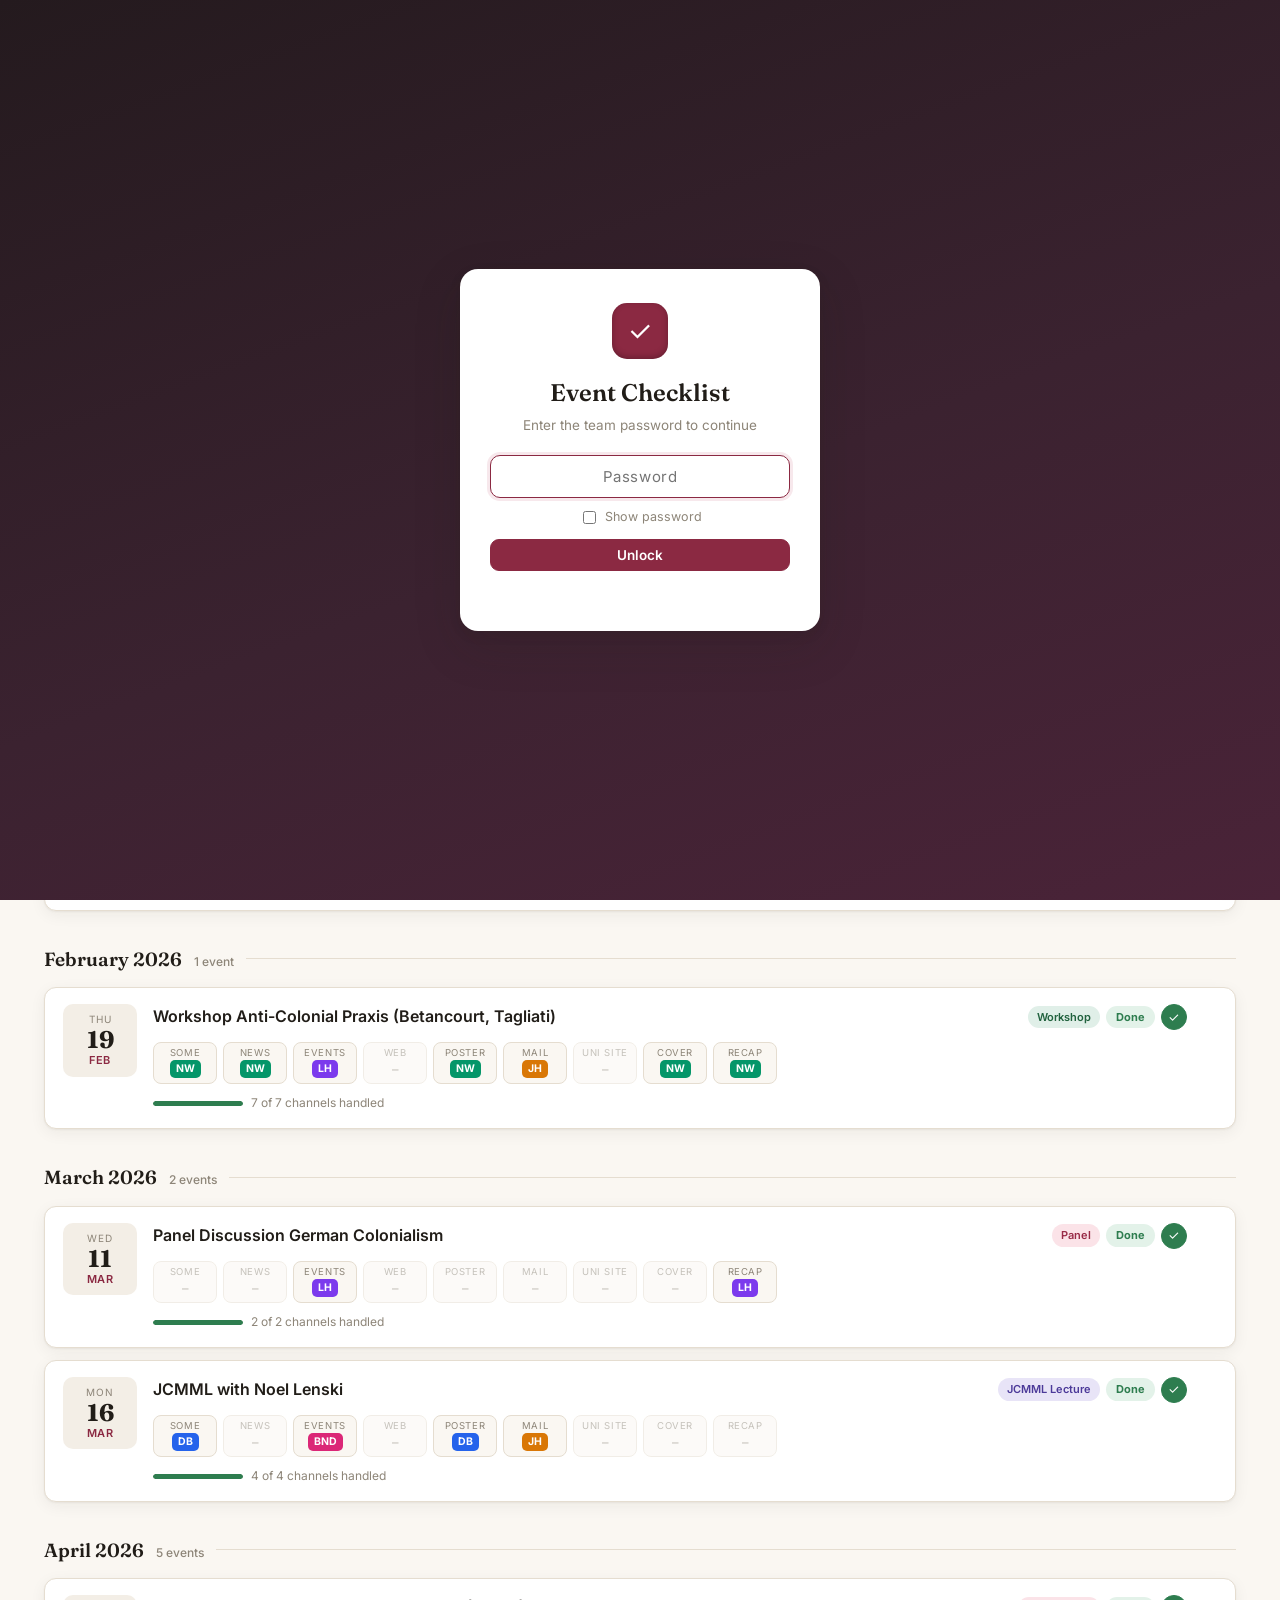
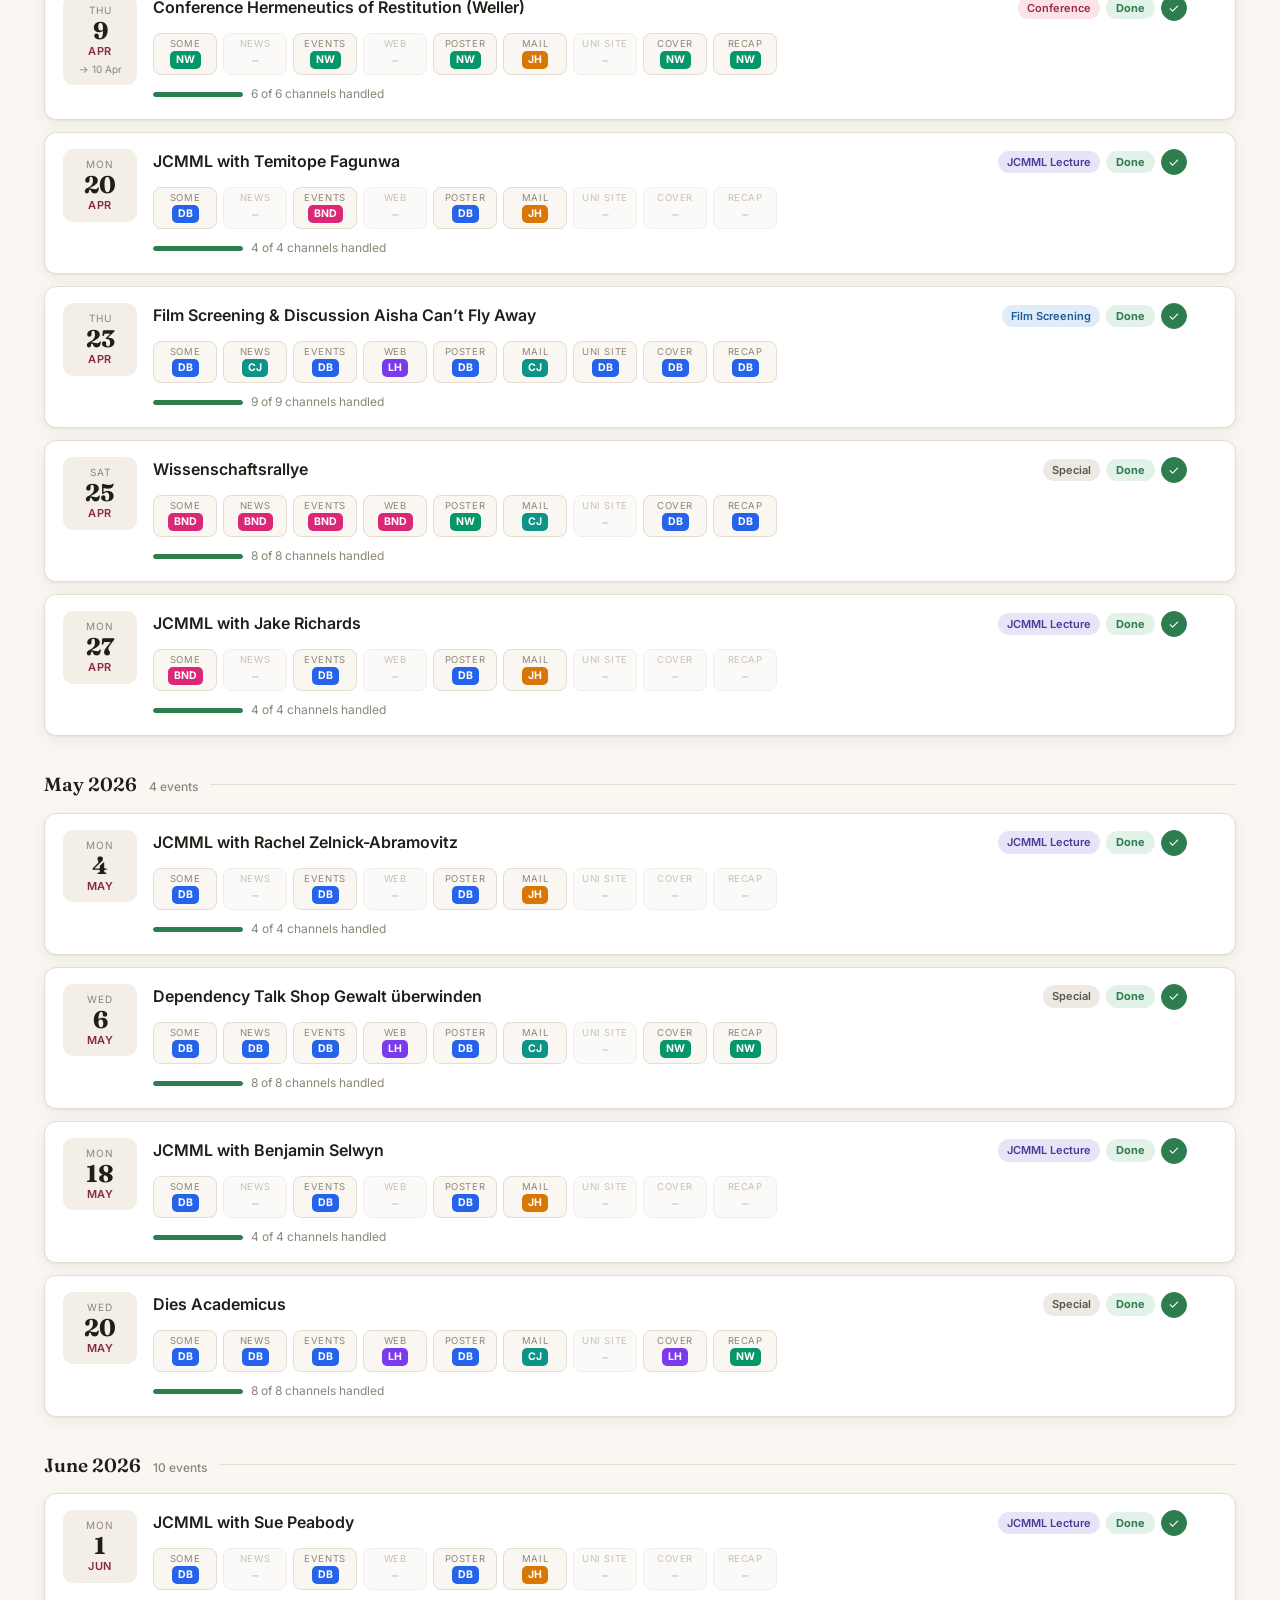
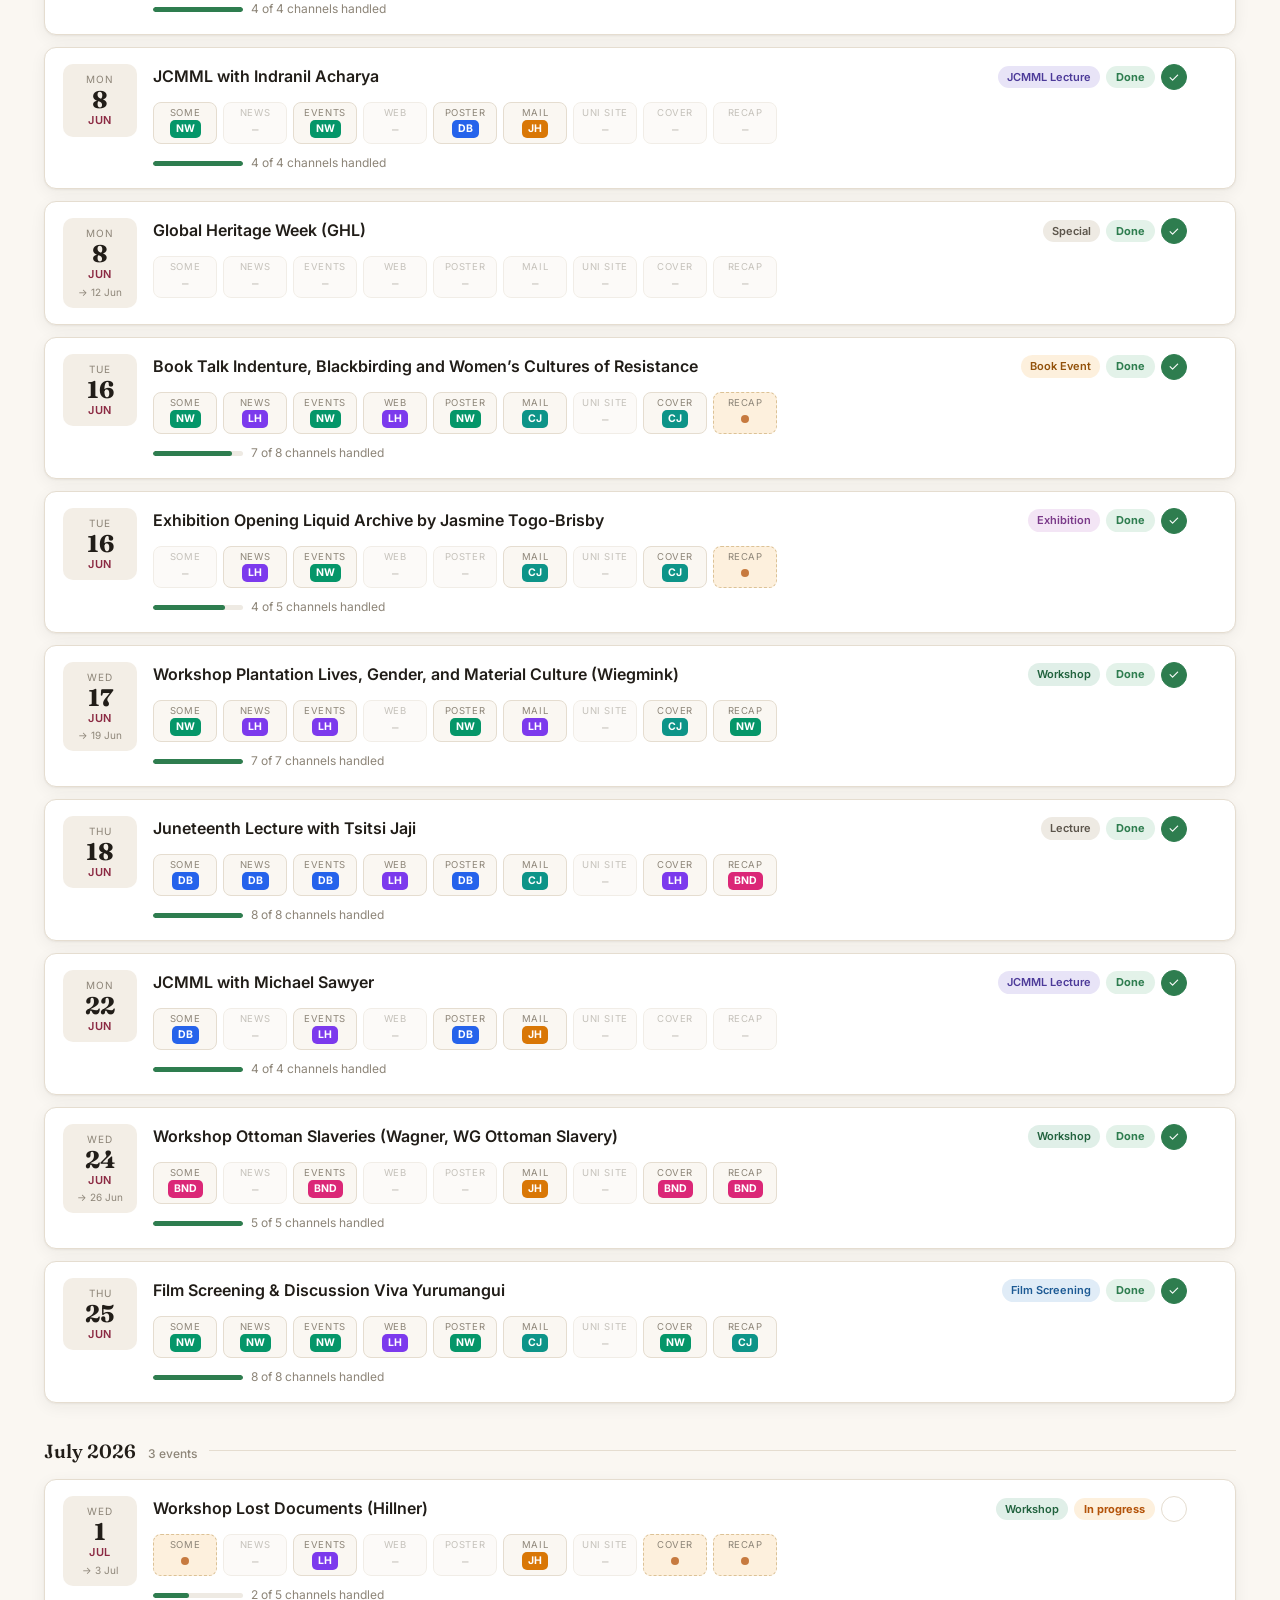
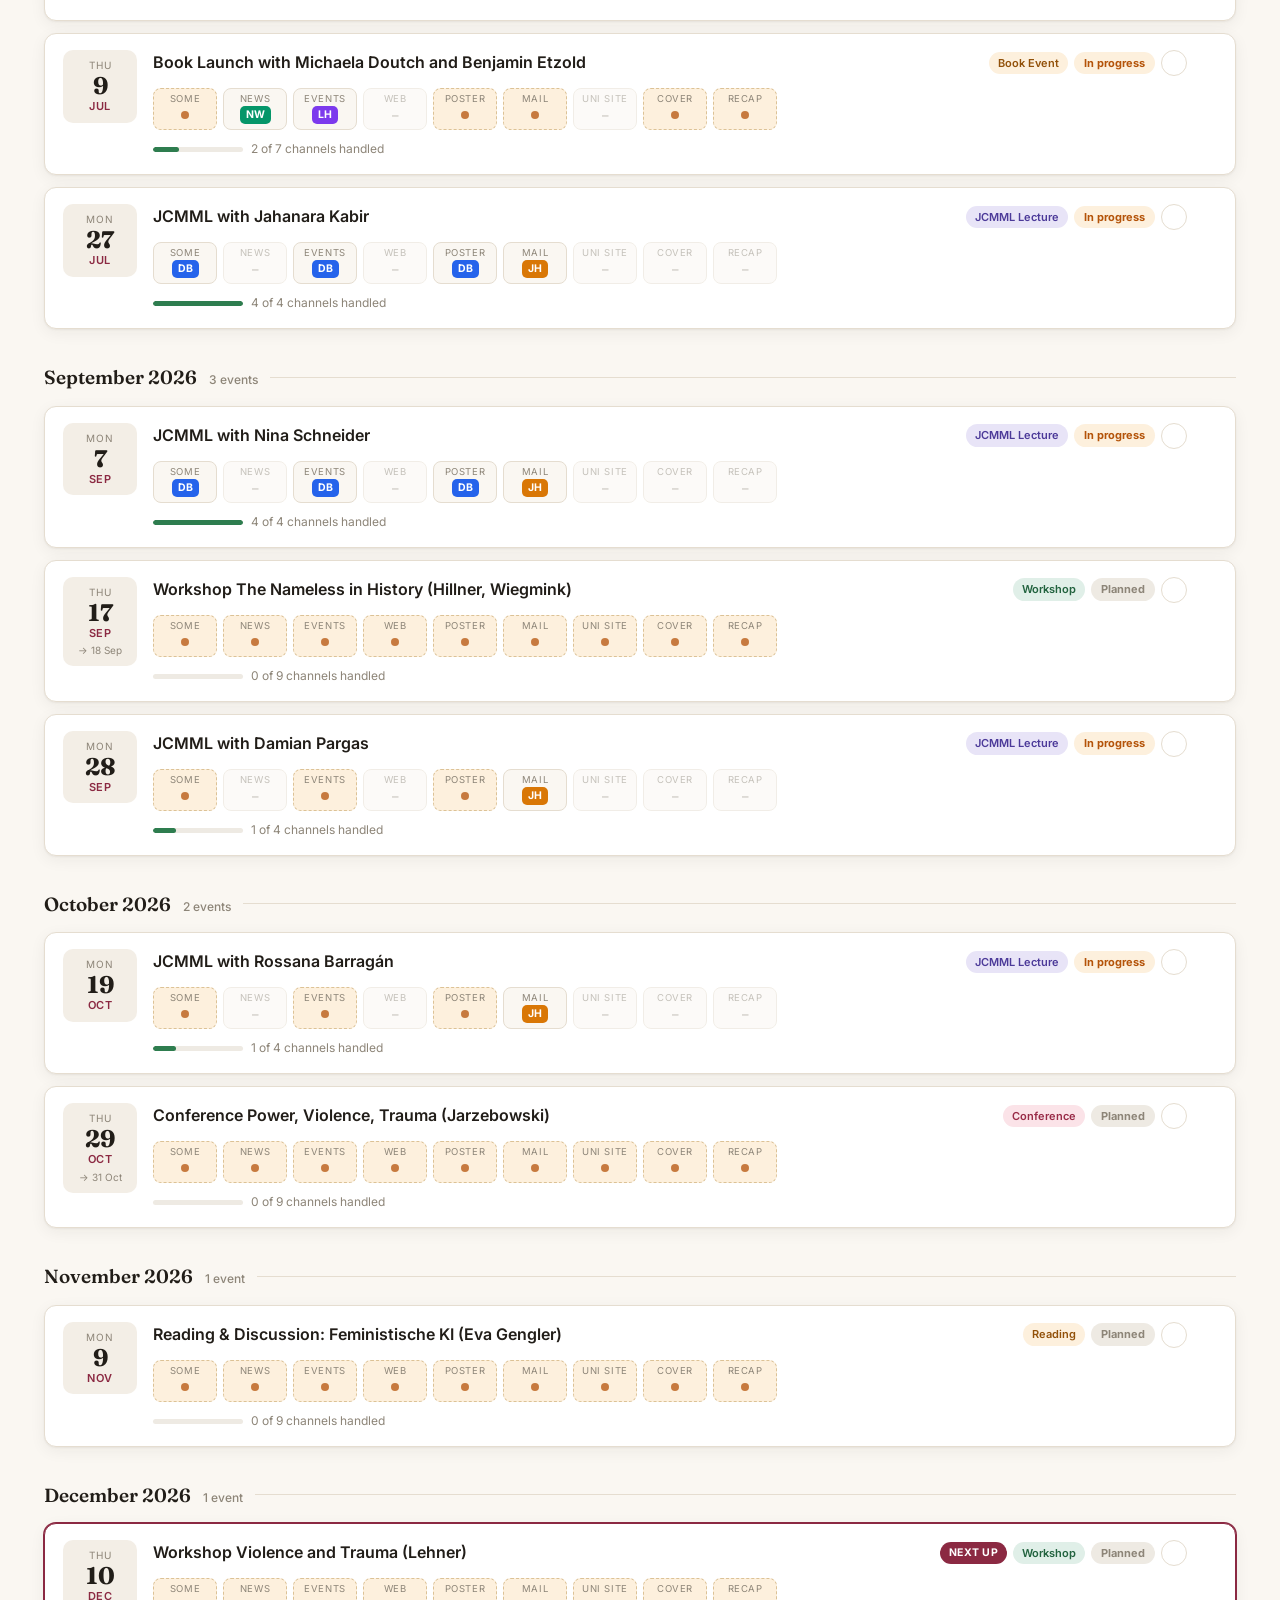
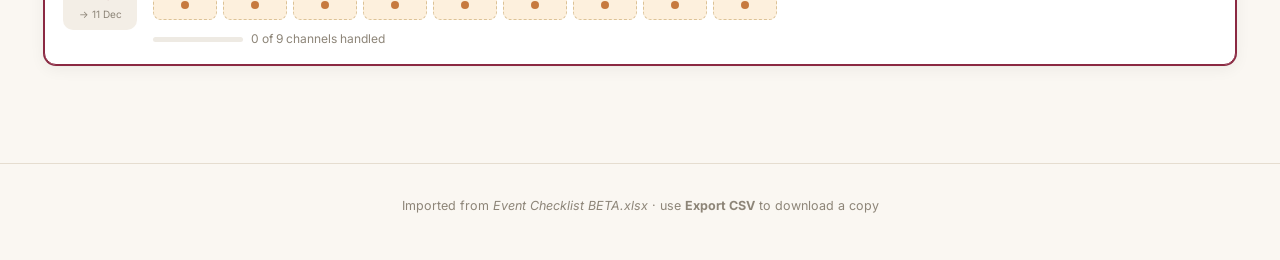
<file: index.html>
<!DOCTYPE html>
<html lang="en">
<head>
<meta charset="UTF-8">
<meta name="viewport" content="width=device-width, initial-scale=1.0">
<title>Event Checklist — Communications Tracker</title>
<meta name="description" content="Track publicity channels, assignments and coverage for every event.">
<link rel="preconnect" href="https://fonts.googleapis.com">
<link rel="preconnect" href="https://fonts.gstatic.com" crossorigin>
<link href="https://fonts.googleapis.com/css2?family=Fraunces:opsz,wght@9..144,500;9..144,600;9..144,700&family=Inter:wght@400;500;600;700&display=swap" rel="stylesheet">
<link rel="icon" href="data:image/svg+xml,<svg xmlns='http://www.w3.org/2000/svg' viewBox='0 0 100 100'><text y='.9em' font-size='90'>✓</text></svg>">
<link rel="stylesheet" href="styles.css?v=6">
</head>
<body>

<div id="lockScreen" class="lock-screen" hidden>
  <form id="lockForm" class="lock-card">
    <div class="lock-mark">✓</div>
    <h1>Event Checklist</h1>
    <p class="lock-sub">Enter the team password to continue</p>
    <input type="password" id="lockPassword" placeholder="Password" autocomplete="current-password" aria-label="Team password">
    <label class="lock-show"><input type="checkbox" id="lockShow"> Show password</label>
    <button type="submit" class="btn btn-primary lock-btn">Unlock</button>
    <p id="lockError" class="lock-error" role="alert" aria-live="polite"></p>
  </form>
</div>

<header class="site-header">
  <div class="header-inner">
    <div class="brand">
      <div class="brand-mark">✓</div>
      <div>
        <h1>Event Checklist</h1>
        <p class="tagline">Communication &amp; coverage tracker</p>
      </div>
    </div>

    <div class="header-progress">
      <svg class="ring" viewBox="0 0 72 72" aria-hidden="true">
        <circle class="ring-bg" cx="36" cy="36" r="30"></circle>
        <circle class="ring-fg" id="ringFg" cx="36" cy="36" r="30"></circle>
      </svg>
      <div class="ring-label">
        <strong id="ringPct">0%</strong>
        <span>done</span>
      </div>
    </div>

    <div class="header-stats" id="headerStats"></div>
  </div>
</header>

<nav class="controls">
  <div class="controls-inner">
    <div class="year-tabs" id="yearTabs" role="tablist" aria-label="Year"></div>

    <div class="view-switch" id="viewSwitch" role="tablist" aria-label="View">
      <button data-view="timeline" class="active">Timeline</button>
      <button data-view="matrix">Matrix</button>
      <button data-view="team">Team</button>
    </div>

    <div class="filters">
      <input type="search" id="searchBox" placeholder="Search events…" aria-label="Search events">
      <div class="status-pills" id="statusPills">
        <button data-status="all" class="active">All</button>
        <button data-status="done">Done</button>
        <button data-status="progress">In progress</button>
        <button data-status="planned">Planned</button>
      </div>
      <select id="personFilter" aria-label="Filter by person">
        <option value="all">Everyone</option>
      </select>
    </div>

    <div class="actions">
      <span id="syncStatus" class="sync-pill" data-state="local" hidden>Local only</span>
      <button class="btn btn-primary" id="addEventBtn">+ Add event</button>
      <button class="btn" id="exportCsvBtn" title="Download this year as CSV">Export CSV</button>
      <button class="btn btn-ghost" id="resetBtn" title="Restore the original spreadsheet data">Reset</button>
    </div>
  </div>
</nav>

<main id="mainView" class="main"></main>

<footer class="site-footer">
  <p>Imported from <em>Event Checklist BETA.xlsx</em> · use <strong>Export CSV</strong> to download a copy</p>
</footer>

<!-- assignment editor popover -->
<div id="popover" class="popover" hidden></div>

<!-- add event modal -->
<dialog id="addDialog" class="modal">
  <form method="dialog" id="addForm">
    <h2>Add event</h2>
    <label>Title
      <input type="text" id="newTitle" required placeholder="e.g. JCMML with …">
    </label>
    <div class="field-row">
      <label>Start date
        <input type="date" id="newStart" required>
      </label>
      <label>End date <span class="muted">(optional)</span>
        <input type="date" id="newEnd">
      </label>
    </div>
    <label>Type
      <select id="newType"></select>
    </label>
    <fieldset class="chan-picker">
      <legend>Channels needed <span class="muted">— unchecked = not applicable</span></legend>
      <div id="newChannels" class="chan-toggles"></div>
    </fieldset>
    <div class="modal-actions">
      <button type="button" class="btn" id="cancelAdd">Cancel</button>
      <button type="submit" class="btn btn-primary">Add event</button>
    </div>
  </form>
</dialog>

<!-- floating quick-add button -->
<button id="fabAdd" class="fab" title="Add event (press N)" aria-label="Add event">+</button>

<script src="config.js?v=6"></script>
<script src="auth.js?v=6"></script>
<script src="data.js?v=6"></script>
<script src="app.js?v=6"></script>
<script type="module" src="sync.js?v=6"></script>
</body>
</html>
</file>
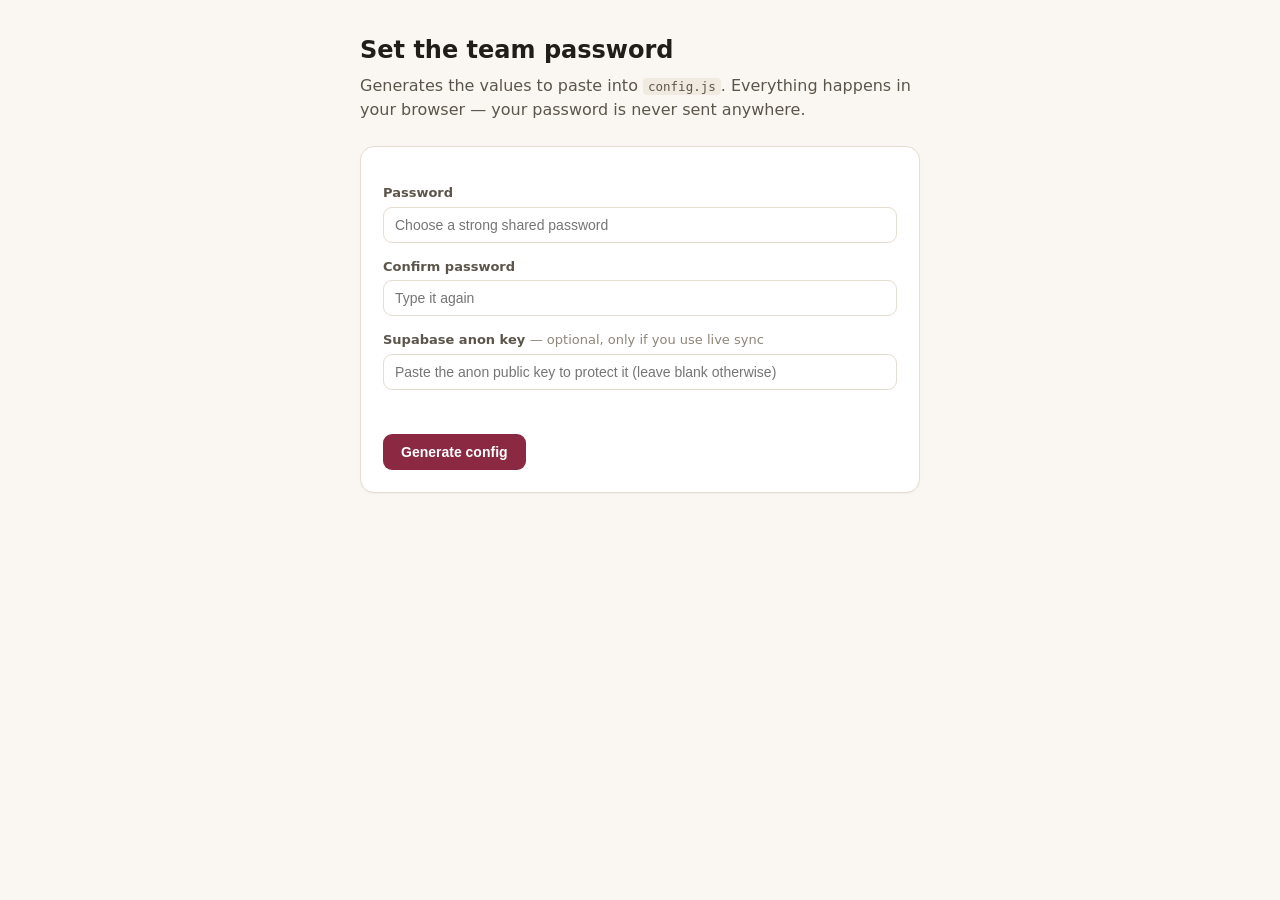
<file: setup-password.html>
<!DOCTYPE html>
<html lang="en">
<head>
<meta charset="UTF-8">
<meta name="viewport" content="width=device-width, initial-scale=1.0">
<meta name="robots" content="noindex">
<title>Set a password · Event Checklist</title>
<style>
  :root { --accent:#8b2942; --ink:#211d18; --ink2:#5c554b; --ink3:#8d8578; --line:#e5ddd0; --paper:#faf7f2; }
  * { box-sizing:border-box; }
  body { margin:0; background:var(--paper); color:var(--ink); font-family:"Inter",system-ui,sans-serif; line-height:1.5; padding:32px 16px; }
  .wrap { max-width:560px; margin:0 auto; }
  h1 { font-size:24px; margin:0 0 6px; }
  p.lead { color:var(--ink2); margin:0 0 24px; }
  .card { background:#fff; border:1px solid var(--line); border-radius:14px; padding:22px; box-shadow:0 1px 2px rgba(0,0,0,.04); }
  label { display:block; font-size:13px; font-weight:600; color:var(--ink2); margin:14px 0 4px; }
  label .muted { font-weight:400; color:var(--ink3); }
  input { width:100%; border:1px solid var(--line); border-radius:9px; padding:9px 11px; font-size:14px; }
  input:focus { outline:none; border-color:var(--accent); box-shadow:0 0 0 3px #f7e8ec; }
  button { margin-top:18px; background:var(--accent); color:#fff; border:0; border-radius:9px; padding:10px 18px; font-size:14px; font-weight:600; cursor:pointer; }
  button:disabled { opacity:.5; cursor:default; }
  button.copy { background:#fff; color:var(--ink); border:1px solid var(--line); margin-top:0; }
  .out { margin-top:22px; display:none; }
  pre { background:#2b2119; color:#f3ede4; border-radius:10px; padding:16px; overflow:auto; font-size:12.5px; line-height:1.55; }
  .err { color:var(--accent); font-weight:600; font-size:13px; min-height:18px; margin-top:8px; }
  .steps { font-size:13.5px; color:var(--ink2); }
  .steps li { margin:5px 0; }
  code { background:#f0eae1; padding:1px 5px; border-radius:4px; font-size:12.5px; }
</style>
</head>
<body>
<div class="wrap">
  <h1>Set the team password</h1>
  <p class="lead">Generates the values to paste into <code>config.js</code>. Everything happens in your browser — your password is never sent anywhere.</p>

  <div class="card">
    <label>Password</label>
    <input type="password" id="pw" autocomplete="new-password" placeholder="Choose a strong shared password">
    <label>Confirm password</label>
    <input type="password" id="pw2" autocomplete="new-password" placeholder="Type it again">
    <label>Supabase anon key <span class="muted">— optional, only if you use live sync</span></label>
    <input type="text" id="key" autocomplete="off" placeholder="Paste the anon public key to protect it (leave blank otherwise)">
    <div class="err" id="err"></div>
    <button id="gen">Generate config</button>
  </div>

  <div class="out" id="out">
    <label style="margin-top:22px">Paste this into <code>config.js</code>, replacing the matching lines:</label>
    <pre id="snippet"></pre>
    <button class="copy" id="copy">Copy</button>
    <ol class="steps" style="margin-top:18px">
      <li>Replace the <code>AUTH: { … }</code> block in <code>config.js</code> with the one above.</li>
      <li id="keyStep" style="display:none">Replace <code>SUPABASE_ANON_KEY_ENC</code>, and set <code>SUPABASE_ANON_KEY: ""</code> (blank) so the plaintext key isn't shipped.</li>
      <li>Bump the <code>?v=4</code> tags in <code>index.html</code> to <code>?v=5</code>.</li>
      <li>Commit and push — the site redeploys with the password on.</li>
    </ol>
  </div>
</div>

<script>
const SENTINEL = "event-checklist-unlock-ok";
const te = new TextEncoder();
const bytesToB64 = (bytes) => btoa(String.fromCharCode(...bytes));

async function deriveKey(password, salt) {
  const base = await crypto.subtle.importKey("raw", te.encode(password), "PBKDF2", false, ["deriveKey"]);
  return crypto.subtle.deriveKey(
    { name: "PBKDF2", salt, iterations: 200000, hash: "SHA-256" },
    base, { name: "AES-GCM", length: 256 }, false, ["encrypt"]);
}
async function encryptStr(key, text) {
  const iv = crypto.getRandomValues(new Uint8Array(12));
  const ct = new Uint8Array(await crypto.subtle.encrypt({ name: "AES-GCM", iv }, key, te.encode(text)));
  const out = new Uint8Array(iv.length + ct.length);
  out.set(iv, 0); out.set(ct, iv.length);
  return bytesToB64(out);
}

document.getElementById("gen").addEventListener("click", async () => {
  const err = document.getElementById("err");
  const pw = document.getElementById("pw").value;
  const pw2 = document.getElementById("pw2").value;
  const anon = document.getElementById("key").value.trim();
  err.textContent = "";
  if (pw.length < 6) { err.textContent = "Use at least 6 characters (longer is better)."; return; }
  if (pw !== pw2) { err.textContent = "Passwords don't match."; return; }

  const salt = crypto.getRandomValues(new Uint8Array(16));
  const key = await deriveKey(pw, salt);
  const check = await encryptStr(key, SENTINEL);

  let snippet =
`AUTH: {
  salt: "${bytesToB64(salt)}",
  check: "${check}",
},`;
  if (anon) {
    const enc = await encryptStr(key, anon);
    snippet += `\nSUPABASE_ANON_KEY_ENC: "${enc}",   // and set SUPABASE_ANON_KEY: ""`;
    document.getElementById("keyStep").style.display = "list-item";
  } else {
    document.getElementById("keyStep").style.display = "none";
  }

  document.getElementById("snippet").textContent = snippet;
  document.getElementById("out").style.display = "block";
});

document.getElementById("copy").addEventListener("click", () => {
  navigator.clipboard.writeText(document.getElementById("snippet").textContent);
  document.getElementById("copy").textContent = "Copied ✓";
  setTimeout(() => (document.getElementById("copy").textContent = "Copy"), 1500);
});
</script>
</body>
</html>
</file>
<file: styles.css>
/* ============ tokens ============ */
:root {
  --paper: #faf7f2;
  --paper-2: #f3eee6;
  --card: #ffffff;
  --ink: #211d18;
  --ink-2: #5c554b;
  --ink-3: #8d8578;
  --line: #e5ddd0;
  --accent: #8b2942;
  --accent-soft: #f7e8ec;
  --green: #2e7d4f;
  --green-soft: #e3f2e9;
  --amber: #b45309;
  --amber-soft: #fdf0dd;
  --gray-soft: #eeeae3;
  --radius: 12px;
  --shadow: 0 1px 2px rgba(33, 29, 24, .05), 0 4px 16px rgba(33, 29, 24, .06);
  --shadow-lg: 0 4px 12px rgba(33, 29, 24, .1), 0 16px 48px rgba(33, 29, 24, .16);
  --font-ui: "Inter", system-ui, -apple-system, sans-serif;
  --font-display: "Fraunces", Georgia, serif;
}

* { box-sizing: border-box; scroll-margin-top: 130px; } /* keep scroll targets clear of the sticky controls bar */

body {
  margin: 0;
  background: var(--paper);
  color: var(--ink);
  font-family: var(--font-ui);
  font-size: 15px;
  line-height: 1.5;
}

button { font-family: inherit; cursor: pointer; }
input, select { font-family: inherit; font-size: 14px; }

/* ============ lock screen ============ */
.lock-screen {
  position: fixed;
  inset: 0;
  z-index: 1000;
  display: grid;
  place-items: center;
  padding: 24px;
  background: linear-gradient(160deg, #241a1e 0%, #3b2230 55%, #4a2338 100%);
}
.lock-card {
  width: min(360px, 100%);
  background: var(--card);
  border-radius: 18px;
  box-shadow: var(--shadow-lg);
  padding: 34px 30px 30px;
  text-align: center;
}
.lock-mark {
  width: 56px; height: 56px;
  margin: 0 auto 16px;
  border-radius: 15px;
  background: var(--accent);
  color: #fff;
  font-size: 28px;
  display: grid; place-items: center;
  box-shadow: inset 0 -2px 6px rgba(0, 0, 0, .25);
}
.lock-card h1 {
  margin: 0 0 4px;
  font-family: var(--font-display);
  font-weight: 600;
  font-size: 24px;
}
.lock-sub { margin: 0 0 20px; font-size: 13.5px; color: var(--ink-3); }
.lock-card input[type="password"] {
  width: 100%;
  border: 1px solid var(--line);
  border-radius: 10px;
  padding: 11px 13px;
  font-size: 15px;
  text-align: center;
  letter-spacing: .04em;
}
.lock-card input[type="password"]:focus {
  outline: none;
  border-color: var(--accent);
  box-shadow: 0 0 0 3px var(--accent-soft);
}
.lock-show {
  display: flex; align-items: center; justify-content: center; gap: 6px;
  margin-top: 10px;
  font-size: 12.5px;
  color: var(--ink-3);
  cursor: pointer;
  user-select: none;
}
.lock-show input { accent-color: var(--accent); }
.lock-btn { width: 100%; margin-top: 12px; padding: 11px; font-size: 15px; }
.lock-error { min-height: 18px; margin: 12px 0 0; font-size: 13px; font-weight: 600; color: var(--accent); }

/* ============ header ============ */
.site-header {
  background: linear-gradient(160deg, #241a1e 0%, #3b2230 55%, #4a2338 100%);
  color: #f6efe7;
}
.header-inner {
  max-width: 1240px;
  margin: 0 auto;
  padding: 28px 24px;
  display: flex;
  align-items: center;
  gap: 32px;
  flex-wrap: wrap;
}
.brand { display: flex; align-items: center; gap: 16px; margin-right: auto; }
.brand-mark {
  width: 52px; height: 52px;
  border-radius: 14px;
  background: var(--accent);
  color: #fff;
  font-size: 26px;
  display: grid; place-items: center;
  box-shadow: inset 0 -2px 6px rgba(0,0,0,.25);
}
.brand h1 {
  margin: 0;
  font-family: var(--font-display);
  font-weight: 600;
  font-size: 30px;
  letter-spacing: .01em;
}
.tagline { margin: 2px 0 0; font-size: 13px; color: #cbb9b3; }

.header-progress { position: relative; width: 72px; height: 72px; flex: none; }
.ring { width: 72px; height: 72px; transform: rotate(-90deg); }
.ring circle { fill: none; stroke-width: 7; }
.ring-bg { stroke: rgba(255,255,255,.15); }
.ring-fg {
  stroke: #e9b8c6;
  stroke-linecap: round;
  stroke-dasharray: 188.5;
  stroke-dashoffset: 188.5;
  transition: stroke-dashoffset .6s ease;
}
.ring-label {
  position: absolute; inset: 0;
  display: flex; flex-direction: column;
  align-items: center; justify-content: center;
  line-height: 1.1;
}
.ring-label strong { font-size: 15px; }
.ring-label span { font-size: 9px; text-transform: uppercase; letter-spacing: .08em; color: #cbb9b3; }

.header-stats { display: flex; gap: 28px; }
.hstat { text-align: left; }
.hstat b {
  display: block;
  font-family: var(--font-display);
  font-size: 26px;
  font-weight: 600;
  line-height: 1.1;
}
.hstat span { font-size: 11.5px; text-transform: uppercase; letter-spacing: .07em; color: #cbb9b3; }

/* ============ controls ============ */
.controls {
  position: sticky; top: 0; z-index: 50;
  background: rgba(250, 247, 242, .92);
  backdrop-filter: blur(8px);
  border-bottom: 1px solid var(--line);
}
.controls-inner {
  max-width: 1240px;
  margin: 0 auto;
  padding: 12px 24px;
  display: flex;
  align-items: center;
  gap: 14px;
  flex-wrap: wrap;
}

.year-tabs { display: flex; gap: 4px; background: var(--paper-2); padding: 4px; border-radius: 10px; }
.year-tabs button {
  border: 0; background: transparent;
  padding: 6px 16px;
  border-radius: 7px;
  font-weight: 600; font-size: 14px;
  color: var(--ink-2);
}
.year-tabs button.active { background: var(--ink); color: #fff; }

.view-switch { display: flex; gap: 4px; background: var(--paper-2); padding: 4px; border-radius: 10px; }
.view-switch button {
  border: 0; background: transparent;
  padding: 6px 14px;
  border-radius: 7px;
  font-weight: 500; font-size: 13.5px;
  color: var(--ink-2);
}
.view-switch button.active { background: #fff; color: var(--ink); box-shadow: var(--shadow); font-weight: 600; }

.filters { display: flex; align-items: center; gap: 10px; flex-wrap: wrap; margin-right: auto; }
#searchBox {
  border: 1px solid var(--line);
  border-radius: 9px;
  padding: 7px 12px;
  width: 180px;
  background: #fff;
  outline: none;
}
#searchBox:focus { border-color: var(--accent); box-shadow: 0 0 0 3px var(--accent-soft); }

.status-pills { display: flex; gap: 4px; }
.status-pills button {
  border: 1px solid var(--line);
  background: #fff;
  border-radius: 999px;
  padding: 5px 12px;
  font-size: 12.5px;
  font-weight: 500;
  color: var(--ink-2);
}
.status-pills button.active { background: var(--ink); border-color: var(--ink); color: #fff; }

#personFilter {
  border: 1px solid var(--line);
  border-radius: 9px;
  padding: 7px 8px;
  background: #fff;
}

.actions { display: flex; align-items: center; gap: 8px; }

.sync-pill {
  display: inline-flex; align-items: center; gap: 7px;
  font-size: 12px; font-weight: 600;
  padding: 5px 12px 5px 10px;
  border-radius: 999px;
  border: 1px solid var(--line);
  background: #fff;
  color: var(--ink-3);
  white-space: nowrap;
}
.sync-pill::before {
  content: ""; width: 8px; height: 8px; border-radius: 50%;
  background: var(--ink-3);
}
.sync-pill[data-state="live"] { color: var(--green); background: var(--green-soft); border-color: #bfe3cd; }
.sync-pill[data-state="live"]::before { background: var(--green); }
.sync-pill[data-state="connecting"] { color: var(--amber); background: var(--amber-soft); border-color: #e8cfa3; }
.sync-pill[data-state="connecting"]::before { background: var(--amber); animation: syncpulse 1s ease-in-out infinite; }
.sync-pill[data-state="offline"] { color: var(--amber); background: var(--amber-soft); border-color: #e8cfa3; }
.sync-pill[data-state="offline"]::before { background: var(--amber); }
@keyframes syncpulse { 0%, 100% { opacity: 1; } 50% { opacity: .25; } }
.btn {
  border: 1px solid var(--line);
  background: #fff;
  border-radius: 9px;
  padding: 7px 14px;
  font-size: 13.5px;
  font-weight: 600;
  color: var(--ink);
  transition: transform .06s ease;
}
.btn:hover { border-color: var(--ink-3); }
.btn:active { transform: scale(.97); }
.btn-primary { background: var(--accent); border-color: var(--accent); color: #fff; }
.btn-primary:hover { background: #742237; border-color: #742237; }
.btn-ghost { background: transparent; border-color: transparent; color: var(--ink-3); }
.btn-ghost:hover { color: var(--accent); border-color: transparent; }

/* ============ main / timeline ============ */
.main { max-width: 1240px; margin: 0 auto; padding: 28px 24px 64px; }

.month-group { margin-bottom: 34px; }
.month-header {
  font-family: var(--font-display);
  font-size: 19px;
  font-weight: 600;
  margin: 0 0 14px;
  display: flex;
  align-items: baseline;
  gap: 12px;
}
.month-header .count { font-family: var(--font-ui); font-size: 12px; font-weight: 500; color: var(--ink-3); }
.month-header::after { content: ""; flex: 1; height: 1px; background: var(--line); align-self: center; }

.event-card {
  background: var(--card);
  border: 1px solid var(--line);
  border-radius: var(--radius);
  box-shadow: var(--shadow);
  padding: 16px 18px;
  margin-bottom: 12px;
  display: grid;
  grid-template-columns: 74px 1fr;
  gap: 16px;
  position: relative;
  transition: box-shadow .15s ease;
}
.event-card:hover { box-shadow: var(--shadow-lg); }
.event-card.is-next { border-color: var(--accent); box-shadow: 0 0 0 1px var(--accent), var(--shadow); }

.date-block {
  text-align: center;
  align-self: start;
  background: var(--paper-2);
  border-radius: 10px;
  padding: 8px 4px;
}
.date-block .dow { font-size: 10px; text-transform: uppercase; letter-spacing: .1em; color: var(--ink-3); }
.date-block .day { font-family: var(--font-display); font-size: 24px; font-weight: 700; line-height: 1.05; }
.date-block .mon { font-size: 11px; font-weight: 600; color: var(--accent); text-transform: uppercase; letter-spacing: .06em; }
.date-block .range { font-size: 10px; color: var(--ink-3); margin-top: 2px; }

.event-body { min-width: 0; }
.event-top { display: flex; align-items: flex-start; gap: 10px; flex-wrap: wrap; }
.event-title {
  margin: 0;
  font-size: 16px;
  font-weight: 600;
  flex: 1 1 auto;
  min-width: 200px;
}
.badges { display: flex; align-items: center; gap: 6px; flex: none; }

.tag {
  font-size: 11px;
  font-weight: 600;
  padding: 3px 9px;
  border-radius: 999px;
  background: var(--gray-soft);
  color: var(--ink-2);
  white-space: nowrap;
}
.tag.t-jcmml { background: #e8e4f7; color: #4c3a99; }
.tag.t-workshop { background: #e0efe8; color: #22633f; }
.tag.t-conference { background: #fbe3e8; color: #992b47; }
.tag.t-film { background: #e0ecf7; color: #1d5a94; }
.tag.t-book { background: #fdf0dd; color: #92510a; }
.tag.t-exhibition { background: #f3e5f5; color: #7b3a8a; }

.status-pill {
  font-size: 11px;
  font-weight: 700;
  padding: 3px 10px;
  border-radius: 999px;
  white-space: nowrap;
}
.status-pill.s-done { background: var(--green-soft); color: var(--green); }
.status-pill.s-progress { background: var(--amber-soft); color: var(--amber); }
.status-pill.s-planned { background: var(--gray-soft); color: var(--ink-3); }

.next-badge {
  font-size: 10.5px;
  font-weight: 700;
  letter-spacing: .05em;
  text-transform: uppercase;
  color: #fff;
  background: var(--accent);
  border-radius: 999px;
  padding: 3px 9px;
}

.done-toggle {
  border: 1.5px solid var(--line);
  background: #fff;
  border-radius: 999px;
  width: 26px; height: 26px;
  font-size: 13px;
  line-height: 1;
  color: transparent;
  flex: none;
  transition: all .12s ease;
}
.done-toggle:hover { border-color: var(--green); color: var(--line); }
.done-toggle.on { background: var(--green); border-color: var(--green); color: #fff; }

.delete-btn {
  border: 0; background: transparent;
  color: var(--ink-3);
  font-size: 14px;
  padding: 2px 6px;
  border-radius: 6px;
  opacity: 0;
  transition: opacity .12s;
}
.event-card:hover .delete-btn { opacity: .7; }
.delete-btn:hover { color: var(--accent); background: var(--accent-soft); opacity: 1 !important; }

/* channel chips */
.channel-row {
  display: flex;
  gap: 6px;
  flex-wrap: wrap;
  margin-top: 12px;
}
.chan {
  border: 1px solid var(--line);
  background: var(--paper);
  border-radius: 8px;
  padding: 4px 8px 5px;
  min-width: 64px;
  text-align: center;
  transition: border-color .12s, background .12s;
}
.chan:hover { border-color: var(--accent); background: #fff; }
.chan .chan-label {
  display: block;
  font-size: 9.5px;
  text-transform: uppercase;
  letter-spacing: .06em;
  color: var(--ink-3);
  margin-bottom: 2px;
}
.chan .chan-value { display: flex; justify-content: center; gap: 3px; min-height: 18px; align-items: center; }

.pchip {
  display: inline-block;
  font-size: 10.5px;
  font-weight: 700;
  color: #fff;
  border-radius: 5px;
  padding: 1px 6px;
  line-height: 16px;
}
.chan-na { color: var(--ink-3); font-size: 13px; line-height: 16px; }
.chan-pending {
  width: 8px; height: 8px;
  border-radius: 50%;
  background: var(--amber);
  opacity: .75;
  display: inline-block;
}
.chan.is-na { opacity: .5; }
.chan.is-pending { border-style: dashed; border-color: #dcc296; background: var(--amber-soft); }

.progress-note { margin-top: 10px; font-size: 12px; color: var(--ink-3); }
.progress-note .bar {
  display: inline-block;
  vertical-align: middle;
  width: 90px; height: 5px;
  background: var(--gray-soft);
  border-radius: 999px;
  margin-right: 8px;
  overflow: hidden;
}
.progress-note .bar i { display: block; height: 100%; background: var(--green); border-radius: 999px; }

.empty-state {
  text-align: center;
  color: var(--ink-3);
  padding: 80px 0;
  font-size: 15px;
}
.empty-state b { font-family: var(--font-display); font-size: 20px; display: block; margin-bottom: 6px; color: var(--ink-2); }

/* ============ matrix ============ */
.matrix-wrap {
  overflow-x: auto;
  background: var(--card);
  border: 1px solid var(--line);
  border-radius: var(--radius);
  box-shadow: var(--shadow);
}
table.matrix { border-collapse: collapse; width: 100%; font-size: 13px; }
.matrix th {
  position: sticky; top: 0;
  background: var(--paper-2);
  font-size: 10.5px;
  text-transform: uppercase;
  letter-spacing: .06em;
  color: var(--ink-2);
  padding: 10px 8px;
  text-align: left;
  border-bottom: 2px solid var(--line);
  white-space: nowrap;
}
.matrix td {
  padding: 8px;
  border-bottom: 1px solid var(--line);
  vertical-align: middle;
}
.matrix tr:last-child td { border-bottom: 0; }
.matrix tr:hover td { background: var(--paper); }
.matrix .cell-date { white-space: nowrap; color: var(--ink-2); font-size: 12px; }
.matrix .cell-title { font-weight: 600; min-width: 220px; }
.matrix .cell-chan { text-align: center; cursor: pointer; border-left: 1px dashed var(--line); min-width: 58px; }
.matrix .cell-chan:hover { background: var(--accent-soft); }
.matrix .cell-done { text-align: center; }

/* ============ team ============ */
.team-grid {
  display: grid;
  grid-template-columns: repeat(auto-fill, minmax(280px, 1fr));
  gap: 16px;
}
.team-card {
  background: var(--card);
  border: 1px solid var(--line);
  border-radius: var(--radius);
  box-shadow: var(--shadow);
  padding: 18px;
}
.team-head { display: flex; align-items: center; gap: 12px; margin-bottom: 12px; }
.avatar {
  width: 42px; height: 42px;
  border-radius: 50%;
  display: grid; place-items: center;
  color: #fff; font-weight: 700; font-size: 14px;
}
.team-head b { font-size: 16px; }
.team-head span { display: block; font-size: 12px; color: var(--ink-3); }
.team-breakdown { display: flex; flex-wrap: wrap; gap: 5px; margin-bottom: 12px; }
.tb-item {
  font-size: 11px;
  background: var(--paper-2);
  border-radius: 6px;
  padding: 3px 8px;
  color: var(--ink-2);
}
.tb-item b { color: var(--ink); }
.team-upcoming { border-top: 1px solid var(--line); padding-top: 10px; }
.team-upcoming h4 { margin: 0 0 6px; font-size: 11px; text-transform: uppercase; letter-spacing: .07em; color: var(--ink-3); }
.team-upcoming ul { margin: 0; padding: 0; list-style: none; font-size: 12.5px; }
.team-upcoming li { padding: 3px 0; color: var(--ink-2); display: flex; gap: 8px; }
.team-upcoming li .d { color: var(--accent); font-weight: 600; white-space: nowrap; }
.team-upcoming .none { color: var(--ink-3); font-style: italic; }

/* ============ popover ============ */
.popover {
  position: absolute;
  z-index: 200;
  background: #fff;
  border: 1px solid var(--line);
  border-radius: 12px;
  box-shadow: var(--shadow-lg);
  padding: 12px;
  width: 240px;
}
.popover h5 {
  margin: 0 0 8px;
  font-size: 11px;
  text-transform: uppercase;
  letter-spacing: .07em;
  color: var(--ink-3);
}
.pop-people { display: flex; flex-wrap: wrap; gap: 5px; margin-bottom: 10px; }
.pop-people button {
  border: 1.5px solid var(--line);
  background: #fff;
  border-radius: 7px;
  font-size: 12px;
  font-weight: 700;
  padding: 4px 9px;
  color: var(--ink-2);
}
.pop-people button.sel { color: #fff; }
.pop-row { display: flex; gap: 6px; }
.pop-row .btn { flex: 1; padding: 5px 8px; font-size: 12px; }
.pop-add { display: flex; gap: 6px; margin-top: 8px; }
.pop-add input {
  flex: 1; min-width: 0;
  border: 1px solid var(--line);
  border-radius: 7px;
  padding: 5px 8px;
  font-size: 12px;
}

/* ============ modal ============ */
.modal {
  border: 0;
  border-radius: 16px;
  box-shadow: var(--shadow-lg);
  padding: 26px;
  width: min(440px, 92vw);
}
.modal::backdrop { background: rgba(33, 29, 24, .45); backdrop-filter: blur(2px); }
.modal h2 { margin: 0 0 16px; font-family: var(--font-display); font-size: 22px; font-weight: 600; }
.modal label { display: block; font-size: 12.5px; font-weight: 600; color: var(--ink-2); margin-bottom: 12px; }
.modal input {
  display: block;
  width: 100%;
  margin-top: 4px;
  border: 1px solid var(--line);
  border-radius: 9px;
  padding: 8px 10px;
  font-size: 14px;
}
.modal input:focus { outline: none; border-color: var(--accent); box-shadow: 0 0 0 3px var(--accent-soft); }
.modal select {
  display: block;
  width: 100%;
  margin-top: 4px;
  border: 1px solid var(--line);
  border-radius: 9px;
  padding: 8px 10px;
  font-size: 14px;
  background: #fff;
}
.modal select:focus { outline: none; border-color: var(--accent); box-shadow: 0 0 0 3px var(--accent-soft); }
.field-row { display: flex; gap: 12px; }
.field-row label { flex: 1; }
.muted { color: var(--ink-3); font-weight: 400; }
.modal-actions { display: flex; justify-content: flex-end; gap: 8px; margin-top: 6px; }

/* channel picker inside add-event modal */
.chan-picker { border: 0; margin: 0 0 14px; padding: 0; }
.chan-picker legend {
  font-size: 12.5px; font-weight: 600; color: var(--ink-2);
  padding: 0; margin-bottom: 8px;
}
.chan-toggles { display: flex; flex-wrap: wrap; gap: 6px; }
.chan-toggle {
  display: inline-flex; align-items: center; gap: 5px;
  margin: 0 !important;
  border: 1px solid var(--line);
  border-radius: 999px;
  padding: 4px 11px 4px 8px;
  font-size: 12px; font-weight: 500;
  color: var(--ink-3);
  cursor: pointer;
  user-select: none;
  transition: all .12s ease;
}
.chan-toggle input {
  width: auto !important; margin: 0 !important;
  accent-color: var(--accent);
}
.chan-toggle:has(input:checked) {
  background: var(--accent-soft);
  border-color: #e2b8c3;
  color: var(--accent);
}

/* floating quick-add button */
.fab {
  position: fixed;
  right: 24px; bottom: 24px;
  z-index: 60;
  width: 56px; height: 56px;
  border-radius: 50%;
  border: 0;
  background: var(--accent);
  color: #fff;
  font-size: 30px; line-height: 1;
  box-shadow: 0 6px 18px rgba(139, 41, 66, .4);
  display: grid; place-items: center;
  transition: transform .12s ease, background .12s ease;
}
.fab:hover { background: #742237; transform: translateY(-2px) scale(1.04); }
.fab:active { transform: scale(.96); }

/* ============ footer ============ */
.site-footer {
  border-top: 1px solid var(--line);
  padding: 20px 24px 32px;
  text-align: center;
  font-size: 12.5px;
  color: var(--ink-3);
}

/* ============ responsive ============ */
@media (max-width: 720px) {
  .header-inner { gap: 18px; }
  .header-stats { gap: 16px; }
  .hstat b { font-size: 20px; }
  .event-card { grid-template-columns: 58px 1fr; padding: 13px 14px; gap: 12px; }
  .date-block .day { font-size: 19px; }
  .chan { min-width: 56px; }
  .controls-inner { padding: 10px 14px; }
  .main { padding: 20px 14px 48px; }
}
</file>
